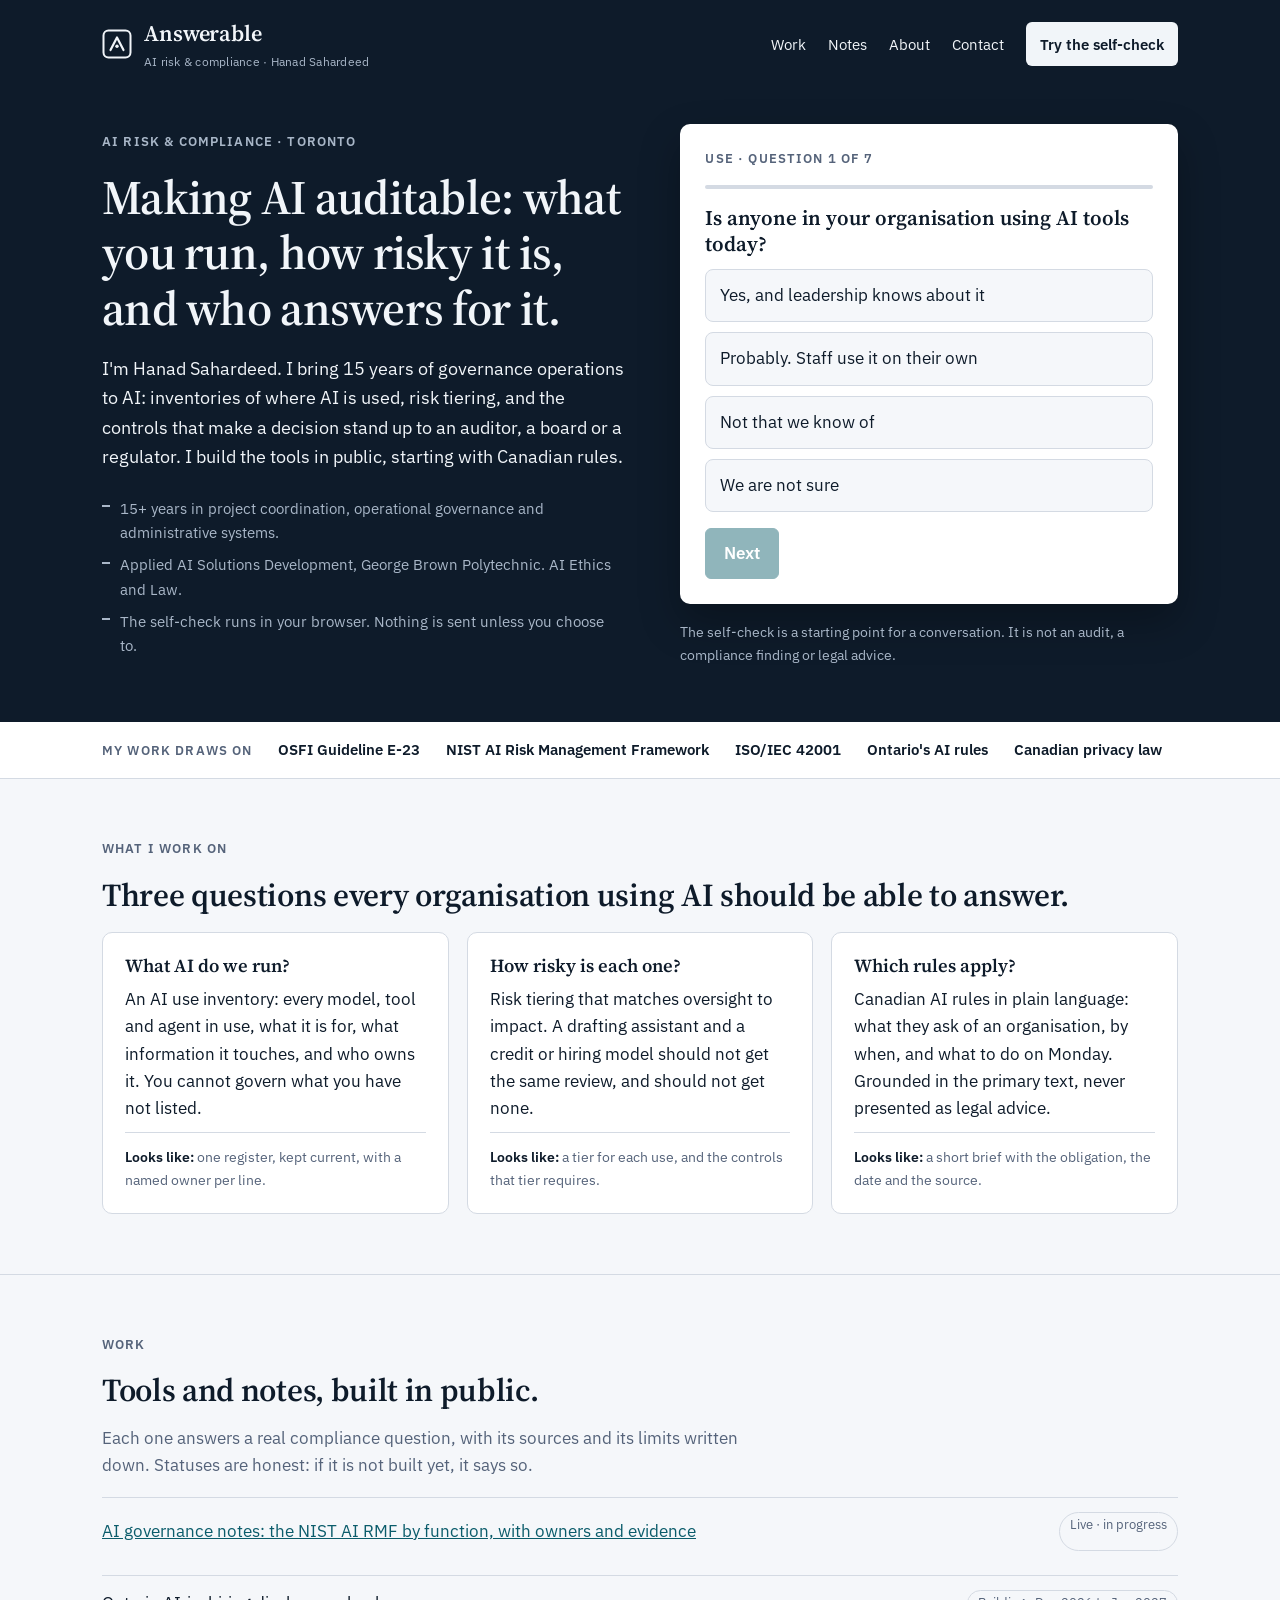
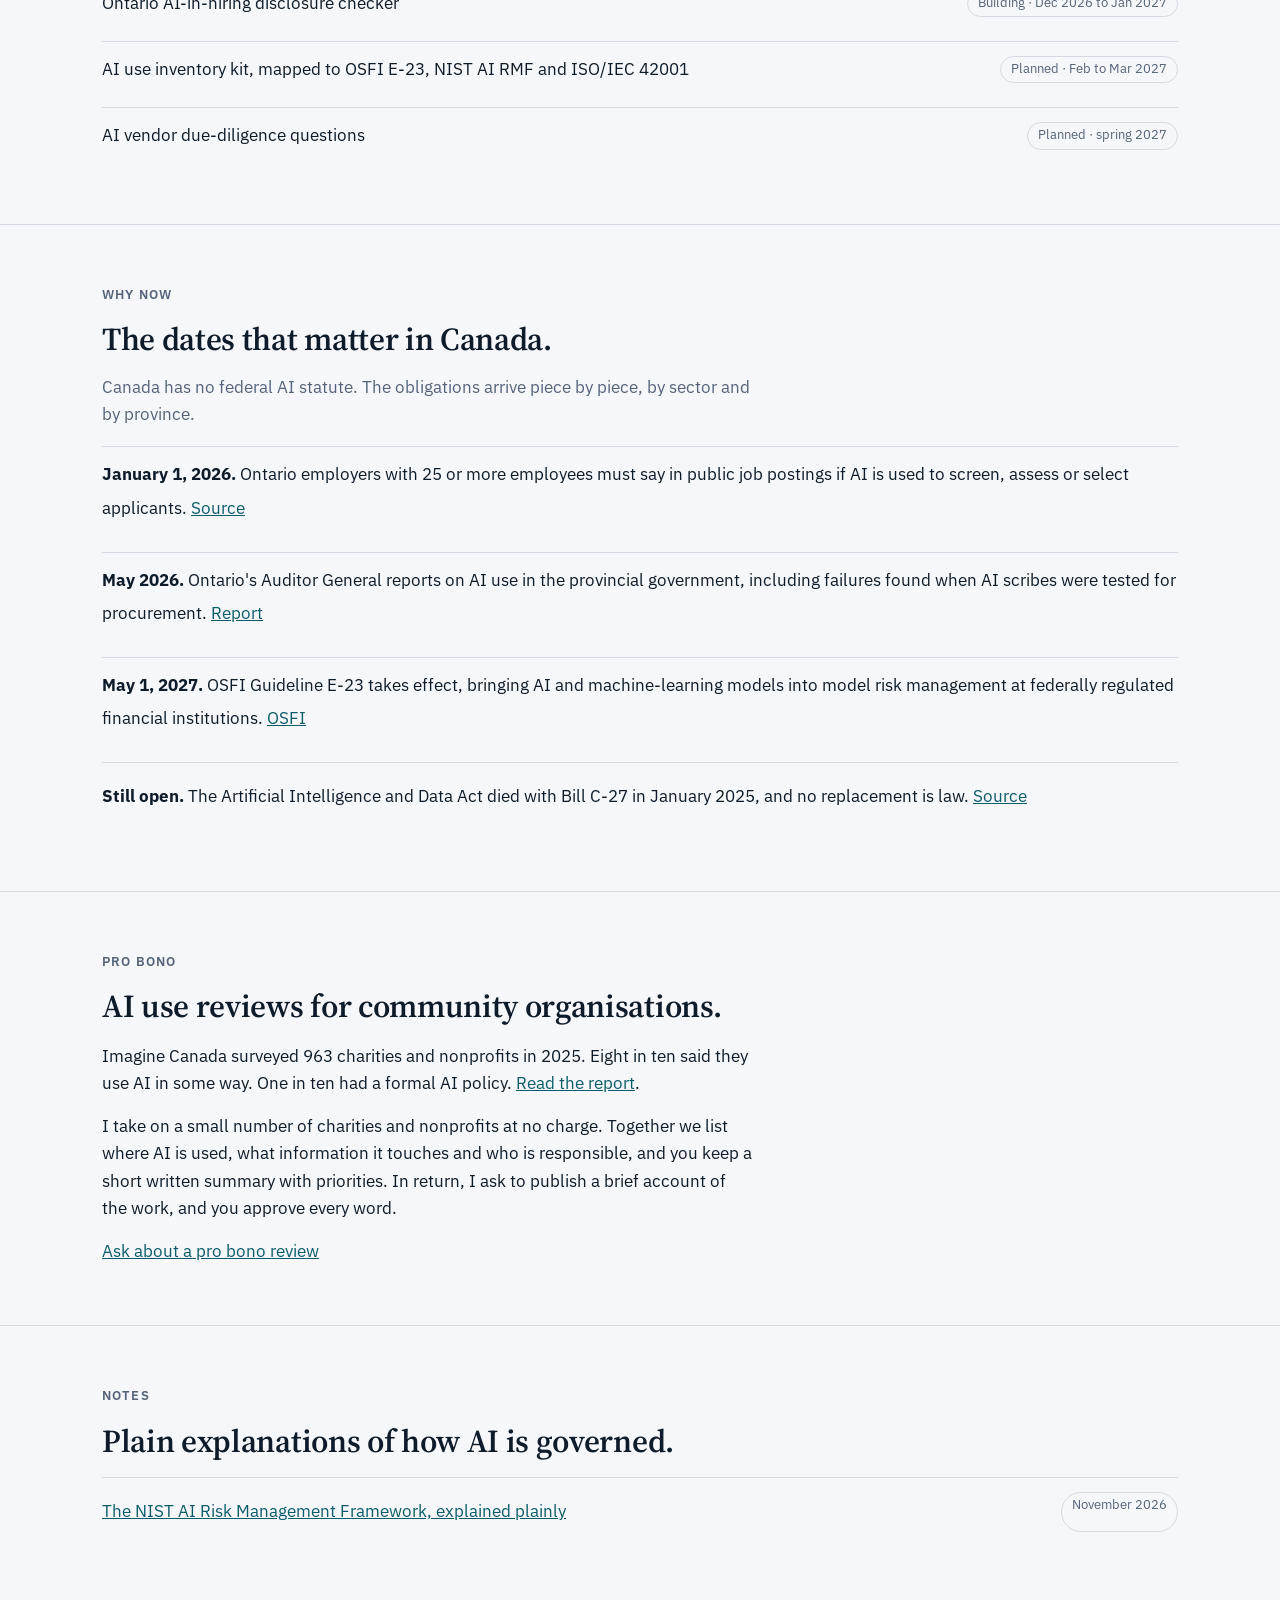
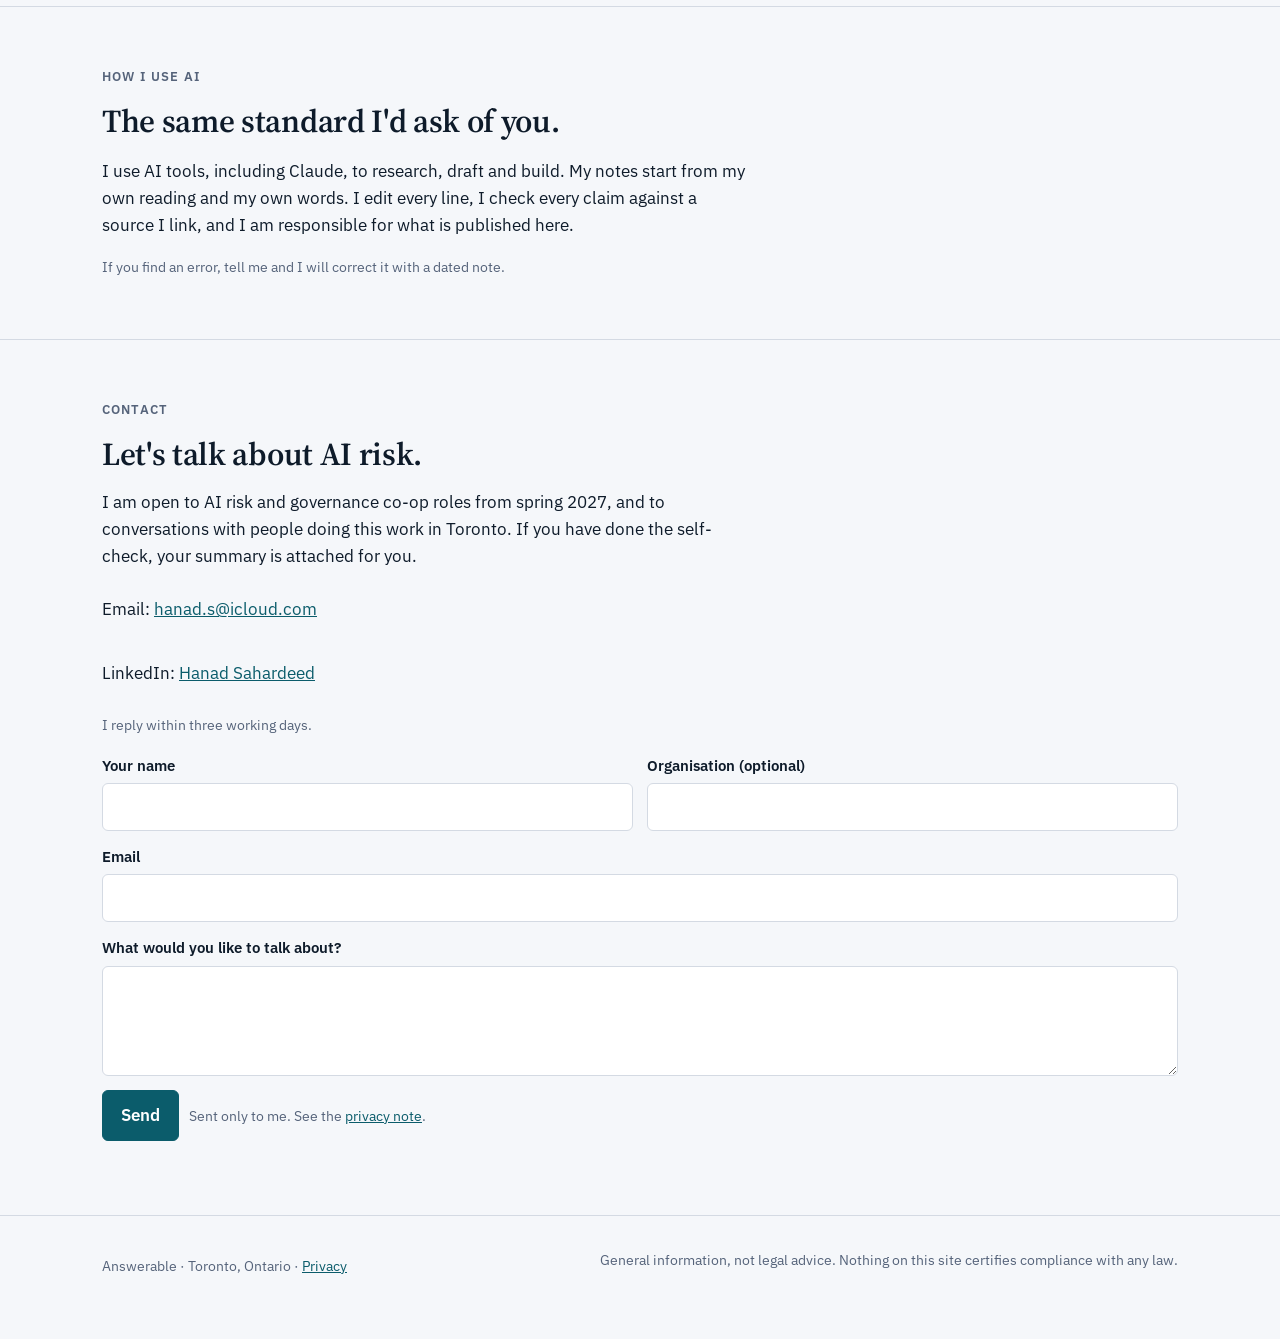
<file: site/index.html>
<!DOCTYPE html>
<html lang="en-CA">
<head>
<meta charset="utf-8">
<meta name="viewport" content="width=device-width, initial-scale=1">
<title>Answerable | AI risk &amp; compliance, Hanad Sahardeed</title>
<meta name="description" content="Hanad Sahardeed works on AI risk and compliance in Toronto: AI use inventories, risk tiering and controls, and plain-language notes on Canadian AI rules. Start with a three-minute self-check.">
<link rel="preconnect" href="https://fonts.googleapis.com">
<link href="https://fonts.googleapis.com/css2?family=IBM+Plex+Sans:wght@400;600&family=Source+Serif+4:opsz,wght@8..60,600&display=swap" rel="stylesheet">
<link rel="stylesheet" href="site.css">
</head>
<body id="top">
<header class="top"><div class="wrap bar">
  <a class="brand" href="#top"><svg width="30" height="30" viewBox="0 0 30 30" aria-hidden="true"><rect x="1.5" y="1.5" width="27" height="27" rx="5" fill="none" stroke="currentColor" stroke-width="2"/><path d="M8.5 21 15 8.5 21.5 21" fill="none" stroke="currentColor" stroke-width="2.2" stroke-linecap="round" stroke-linejoin="round"/><circle cx="15" cy="17.2" r="1.7" fill="currentColor"/></svg><span><span data-site="name">Answerable</span><small data-site="tagline">AI risk &amp; compliance · Hanad Sahardeed</small></span></a>
  <nav aria-label="Sections"><a href="#work">Work</a><a href="#notes">Notes</a><a href="about.html">About</a><a href="#contact">Contact</a><a class="cta" href="#check">Try the self-check</a></nav>
</div></header>
<main>
<div class="hero" id="check"><div class="wrap">
  <div class="pitch">
    <p class="eyebrow">AI risk &amp; compliance · Toronto</p>
    <h1>Making AI auditable: what you run, how risky it is, and who answers for it.</h1>
    <p class="lede">I'm <span data-site="person">Hanad Sahardeed</span>. I bring 15 years of governance operations to AI: inventories of where AI is used, risk tiering, and the controls that make a decision stand up to an auditor, a board or a regulator. I build the tools in public, starting with Canadian rules.</p>
    <ul class="facts">
      <li>15+ years in project coordination, operational governance and administrative systems.</li>
      <li>Applied AI Solutions Development, George Brown Polytechnic. AI Ethics and Law.</li>
      <li>The self-check runs in your browser. Nothing is sent unless you choose to.</li>
    </ul>
  </div>
  <div class="stack">
    <div class="card" id="tool" aria-live="polite"></div>
    <p class="muted small">The self-check is a starting point for a conversation. It is not an audit, a compliance finding or legal advice.</p>
  </div>
</div></div>

<div class="strip"><div class="wrap">
  <span class="eyebrow">My work draws on</span>
  <span>OSFI Guideline E-23</span><span>NIST AI Risk Management Framework</span><span>ISO/IEC 42001</span><span>Ontario's AI rules</span><span>Canadian privacy law</span>
</div></div>

<section id="focus"><div class="wrap">
  <p class="eyebrow">What I work on</p>
  <h2>Three questions every organisation using AI should be able to answer.</h2>
  <div class="services">
    <div class="service"><h3>What AI do we run?</h3><p>An AI use inventory: every model, tool and agent in use, what it is for, what information it touches, and who owns it. You cannot govern what you have not listed.</p><p class="out"><strong>Looks like:</strong> one register, kept current, with a named owner per line.</p></div>
    <div class="service"><h3>How risky is each one?</h3><p>Risk tiering that matches oversight to impact. A drafting assistant and a credit or hiring model should not get the same review, and should not get none.</p><p class="out"><strong>Looks like:</strong> a tier for each use, and the controls that tier requires.</p></div>
    <div class="service"><h3>Which rules apply?</h3><p>Canadian AI rules in plain language: what they ask of an organisation, by when, and what to do on Monday. Grounded in the primary text, never presented as legal advice.</p><p class="out"><strong>Looks like:</strong> a short brief with the obligation, the date and the source.</p></div>
  </div>
</div></section>

<section id="work"><div class="wrap split">
  <div class="stack"><p class="eyebrow">Work</p><h2>Tools and notes, built in public.</h2><p class="muted">Each one answers a real compliance question, with its sources and its limits written down. Statuses are honest: if it is not built yet, it says so.</p></div>
  <ul class="plain notes">
    <li><a href="https://github.com/hanad-sd/ai-governance">AI governance notes: the NIST AI RMF by function, with owners and evidence</a><span class="status">Live · in progress</span></li>
    <li><span>Ontario AI-in-hiring disclosure checker</span><span class="status">Building · Dec 2026 to Jan 2027</span></li>
    <li><span>AI use inventory kit, mapped to OSFI E-23, NIST AI RMF and ISO/IEC 42001</span><span class="status">Planned · Feb to Mar 2027</span></li>
    <li><span>AI vendor due-diligence questions</span><span class="status">Planned · spring 2027</span></li>
  </ul>
</div></section>

<section id="why"><div class="wrap split">
  <div class="stack"><p class="eyebrow">Why now</p><h2>The dates that matter in Canada.</h2><p class="muted">Canada has no federal AI statute. The obligations arrive piece by piece, by sector and by province.</p></div>
  <ul class="plain notes">
    <li><span><strong>January 1, 2026.</strong> Ontario employers with 25 or more employees must say in public job postings if AI is used to screen, assess or select applicants. <a href="https://www.osler.com/en/insights/blogs/employment-and-labour-law-blog/ai-in-hiring-ontario-employers-grappling-with-new-job-posting-disclosure-requirement/">Source</a></span></li>
    <li><span><strong>May 2026.</strong> Ontario's Auditor General reports on AI use in the provincial government, including failures found when AI scribes were tested for procurement. <a href="https://www.auditor.on.ca/en/content/specialreports/specialreports/en26/2026_AI_EN.pdf">Report</a></span></li>
    <li><span><strong>May 1, 2027.</strong> OSFI Guideline E-23 takes effect, bringing AI and machine-learning models into model risk management at federally regulated financial institutions. <a href="https://www.osfi-bsif.gc.ca/en/guidance/guidance-library/guideline-e-23-model-risk-management-2027-letter">OSFI</a></span></li>
    <li><span><strong>Still open.</strong> The Artificial Intelligence and Data Act died with Bill C-27 in January 2025, and no replacement is law. <a href="https://blg.com/en/insights/2026/03/a-turning-point-for-ai-in-canada-in-2026">Source</a></span></li>
  </ul>
</div></section>

<section id="probono"><div class="wrap split">
  <div class="stack"><p class="eyebrow">Pro bono</p><h2>AI use reviews for community organisations.</h2></div>
  <div class="stack">
    <p>Imagine Canada surveyed 963 charities and nonprofits in 2025. Eight in ten said they use AI in some way. One in ten had a formal AI policy. <a href="https://imaginecanada.ca/en/research/ai-report">Read the report</a>.</p>
    <p>I take on a small number of charities and nonprofits at no charge. Together we list where AI is used, what information it touches and who is responsible, and you keep a short written summary with priorities. In return, I ask to publish a brief account of the work, and you approve every word.</p>
    <p><a href="#contact">Ask about a pro bono review</a></p>
  </div>
</div></section>

<section id="notes"><div class="wrap split">
  <div class="stack"><p class="eyebrow">Notes</p><h2>Plain explanations of how AI is governed.</h2></div>
  <ul class="plain notes">
    <li><a href="nist-ai-rmf.html">The NIST AI Risk Management Framework, explained plainly</a><span class="status">November 2026</span></li>
  </ul>
</div></section>

<section id="ai-use"><div class="wrap split">
  <div class="stack"><p class="eyebrow">How I use AI</p><h2>The same standard I'd ask of you.</h2></div>
  <div class="stack">
    <p>I use AI tools, including Claude, to research, draft and build. My notes start from my own reading and my own words. I edit every line, I check every claim against a source I link, and I am responsible for what is published here.</p>
    <p class="muted small">If you find an error, tell me and I will correct it with a dated note.</p>
  </div>
</div></section>

<section id="contact"><div class="wrap split">
  <div class="stack">
    <p class="eyebrow">Contact</p>
    <h2>Let's talk about AI risk.</h2>
    <p>I am open to AI risk and governance co-op roles from spring 2027, and to conversations with people doing this work in Toronto. If you have done the self-check, your summary is attached for you.</p>
    <p>Email: <a data-site="email" data-site-href="email" href="mailto:hanad.s@icloud.com">hanad.s@icloud.com</a></p>
    <p>LinkedIn: <a data-site-href="linkedin" href="https://www.linkedin.com/in/hanads/">Hanad Sahardeed</a></p>
    <p data-site-row="phone" hidden>Phone: <span data-site="phone"></span></p>
    <p class="muted small">I reply within <span data-site="replyTime">three working days</span>.</p>
  </div>
  <div class="stack">
    <form class="contact" name="contact" method="POST" data-netlify="true" netlify-honeypot="website" id="contact-form">
      <input type="hidden" name="form-name" value="contact">
      <p hidden><label>Leave this empty <input name="website"></label></p>
      <label class="field">Your name<input type="text" name="name" id="f-name" required autocomplete="name"></label>
      <label class="field">Organisation (optional)<input type="text" name="organisation" id="f-org" autocomplete="organization"></label>
      <label class="field full">Email<input type="email" name="email" id="f-email" required autocomplete="email"></label>
      <label class="field full">What would you like to talk about?<textarea name="message" id="f-message"></textarea></label>
      <label class="field full" id="summary-row" hidden>Your self-check summary<textarea name="summary" id="f-summary" readonly></textarea></label>
      <div class="full row"><button type="submit" id="f-send">Send</button><span class="muted small">Sent only to me. See the <a href="privacy.html">privacy note</a>.</span></div>
      <div class="full" id="form-note" role="status"></div>
    </form>
  </div>
</div></section>
</main>
<footer><div class="wrap">
  <span><span data-site="name">Answerable</span> · <span data-site="address">Toronto, Ontario</span> · <a href="privacy.html">Privacy</a></span>
  <span>General information, not legal advice. Nothing on this site certifies compliance with any law.</span>
</div></footer>
<script src="site-details.js"></script>
<script src="check.js"></script>
<script>
(function(){
  var f=document.getElementById("contact-form"),note=document.getElementById("form-note"),btn=document.getElementById("f-send");
  f.addEventListener("submit",function(e){
    e.preventDefault();
    var email=(window.SITE&&window.SITE.email)||"hanad.s@icloud.com";
    function fail(){btn.disabled=false;note.textContent="This could not be sent from here. Please email "+email+" and paste your summary into the message.";}
    btn.disabled=true;note.textContent="Sending.";
    try{
      fetch("/",{method:"POST",headers:{"Content-Type":"application/x-www-form-urlencoded"},body:new URLSearchParams(new FormData(f)).toString()})
        .then(function(r){if(!r.ok)return fail();f.reset();document.getElementById("summary-row").hidden=true;btn.disabled=false;
          note.textContent="Sent. You will hear back within "+((window.SITE&&window.SITE.replyTime)||"three working days")+".";},fail);
    }catch(err){fail()}
  });
})();
</script>
</body>
</html>
</file>
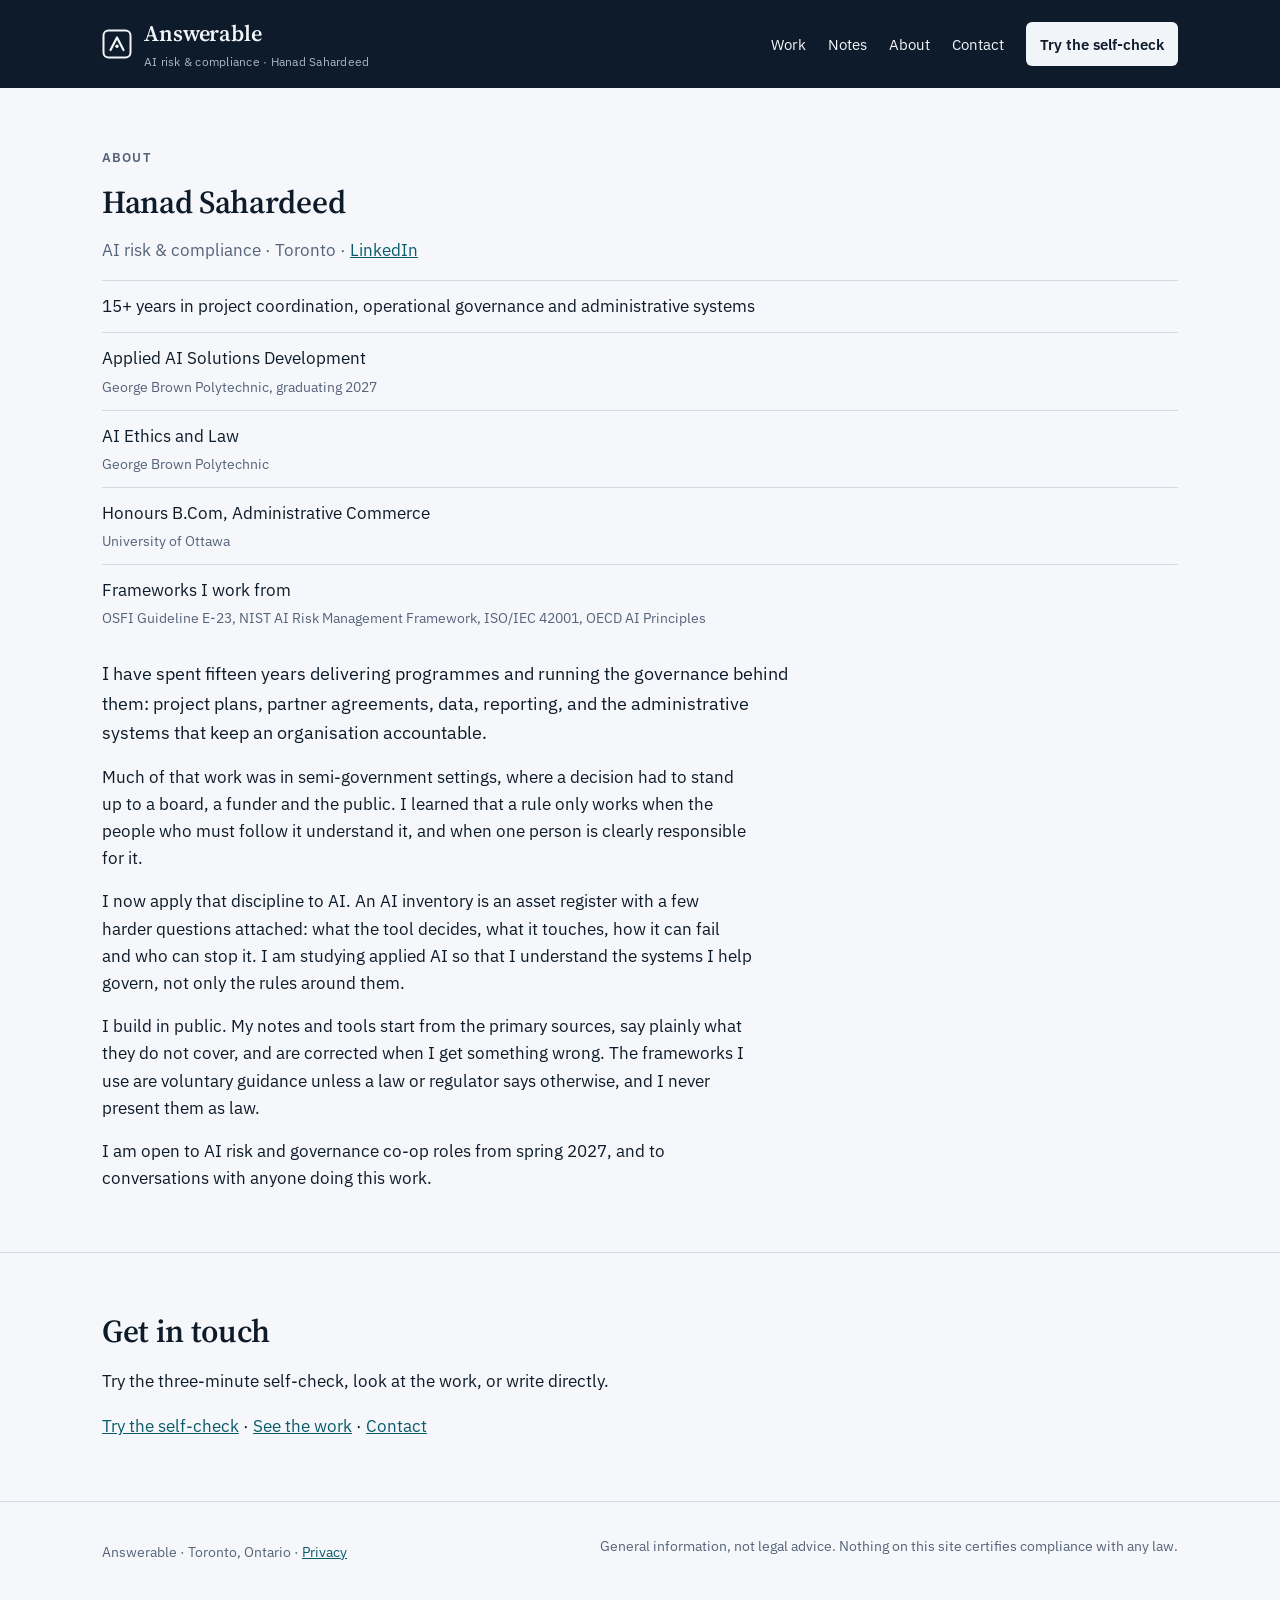
<file: site/about.html>
<!DOCTYPE html>
<html lang="en-CA">
<head>
<meta charset="utf-8">
<meta name="viewport" content="width=device-width, initial-scale=1">
<title>About | Answerable</title>
<link rel="preconnect" href="https://fonts.googleapis.com">
<link href="https://fonts.googleapis.com/css2?family=IBM+Plex+Sans:wght@400;600&family=Source+Serif+4:opsz,wght@8..60,600&display=swap" rel="stylesheet">
<link rel="stylesheet" href="site.css">
</head>
<body>
<header class="top"><div class="wrap bar">
  <a class="brand" href="index.html"><svg width="30" height="30" viewBox="0 0 30 30" aria-hidden="true"><rect x="1.5" y="1.5" width="27" height="27" rx="5" fill="none" stroke="currentColor" stroke-width="2"/><path d="M8.5 21 15 8.5 21.5 21" fill="none" stroke="currentColor" stroke-width="2.2" stroke-linecap="round" stroke-linejoin="round"/><circle cx="15" cy="17.2" r="1.7" fill="currentColor"/></svg><span><span data-site="name">Answerable</span><small data-site="tagline">AI risk &amp; compliance · Hanad Sahardeed</small></span></a>
  <nav aria-label="Sections"><a href="index.html#work">Work</a><a href="index.html#notes">Notes</a><a href="about.html">About</a><a href="index.html#contact">Contact</a><a class="cta" href="index.html#check">Try the self-check</a></nav>
</div></header>
<main>
<section id="about" style="border-top:0"><div class="wrap split">
  <div class="stack">
    <p class="eyebrow">About</p>
    <h2><span data-site="person">Hanad Sahardeed</span></h2>
    <p class="muted">AI risk &amp; compliance · Toronto · <a data-site-href="linkedin" href="https://www.linkedin.com/in/hanads/">LinkedIn</a></p>
    <ul class="creds">
      <li>15+ years in project coordination, operational governance and administrative systems</li>
      <li>Applied AI Solutions Development<span>George Brown Polytechnic, graduating 2027</span></li>
      <li>AI Ethics and Law<span>George Brown Polytechnic</span></li>
      <li>Honours B.Com, Administrative Commerce<span>University of Ottawa</span></li>
      <li>Frameworks I work from<span>OSFI Guideline E-23, NIST AI Risk Management Framework, ISO/IEC 42001, OECD AI Principles</span></li>
    </ul>
  </div>
  <div class="stack">
    <p class="lede">I have spent fifteen years delivering programmes and running the governance behind them: project plans, partner agreements, data, reporting, and the administrative systems that keep an organisation accountable.</p>
    <p>Much of that work was in semi-government settings, where a decision had to stand up to a board, a funder and the public. I learned that a rule only works when the people who must follow it understand it, and when one person is clearly responsible for it.</p>
    <p>I now apply that discipline to AI. An AI inventory is an asset register with a few harder questions attached: what the tool decides, what it touches, how it can fail and who can stop it. I am studying applied AI so that I understand the systems I help govern, not only the rules around them.</p>
    <p>I build in public. My notes and tools start from the primary sources, say plainly what they do not cover, and are corrected when I get something wrong. The frameworks I use are voluntary guidance unless a law or regulator says otherwise, and I never present them as law.</p>
    <p>I am open to AI risk and governance co-op roles from spring 2027, and to conversations with anyone doing this work.</p>
  </div>
</div></section>
<section><div class="wrap">
  <h2>Get in touch</h2>
  <p>Try the three-minute self-check, look at the work, or write directly.</p>
  <p><a href="index.html#check">Try the self-check</a> · <a href="index.html#work">See the work</a> · <a href="index.html#contact">Contact</a></p>
</div></section>
</main>
<footer><div class="wrap">
  <span><span data-site="name">Answerable</span> · <span data-site="address">Toronto, Ontario</span> · <a href="privacy.html">Privacy</a></span>
  <span>General information, not legal advice. Nothing on this site certifies compliance with any law.</span>
</div></footer>
<script src="site-details.js"></script>
</body>
</html>
</file>
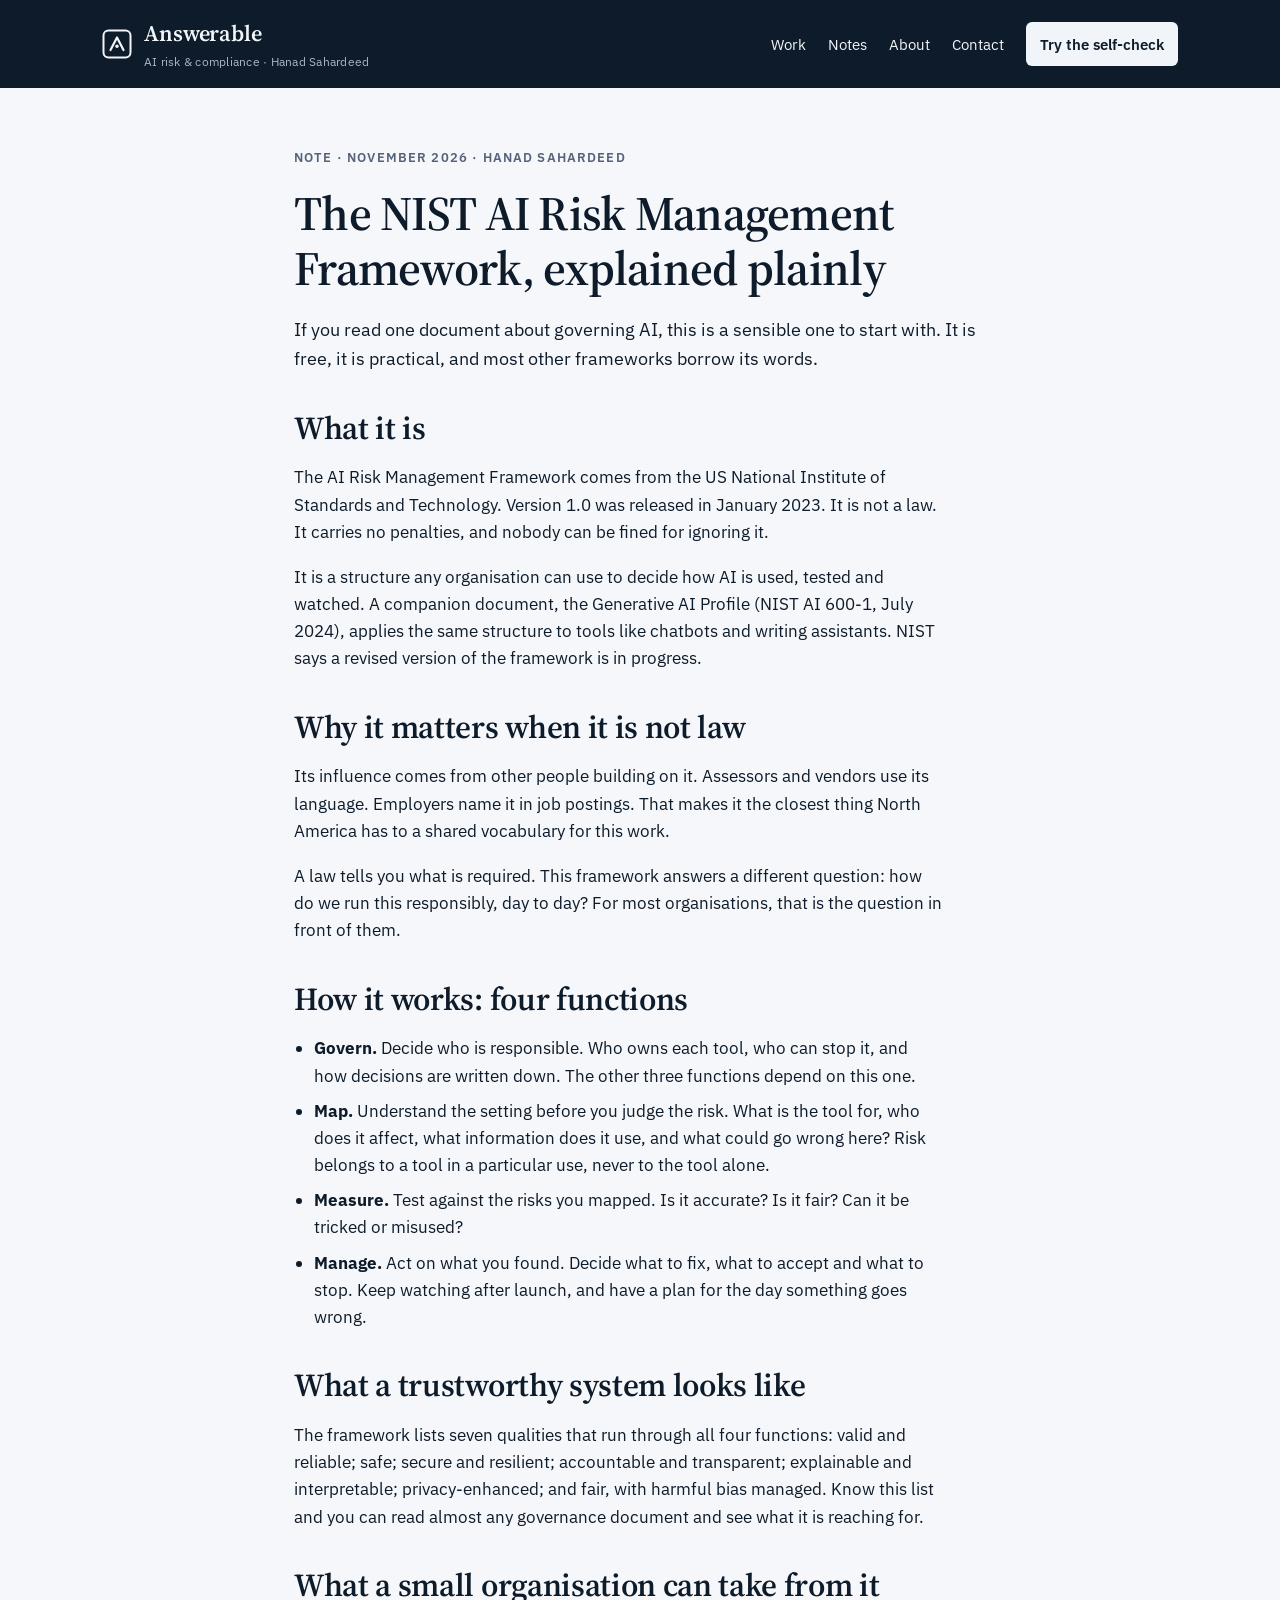
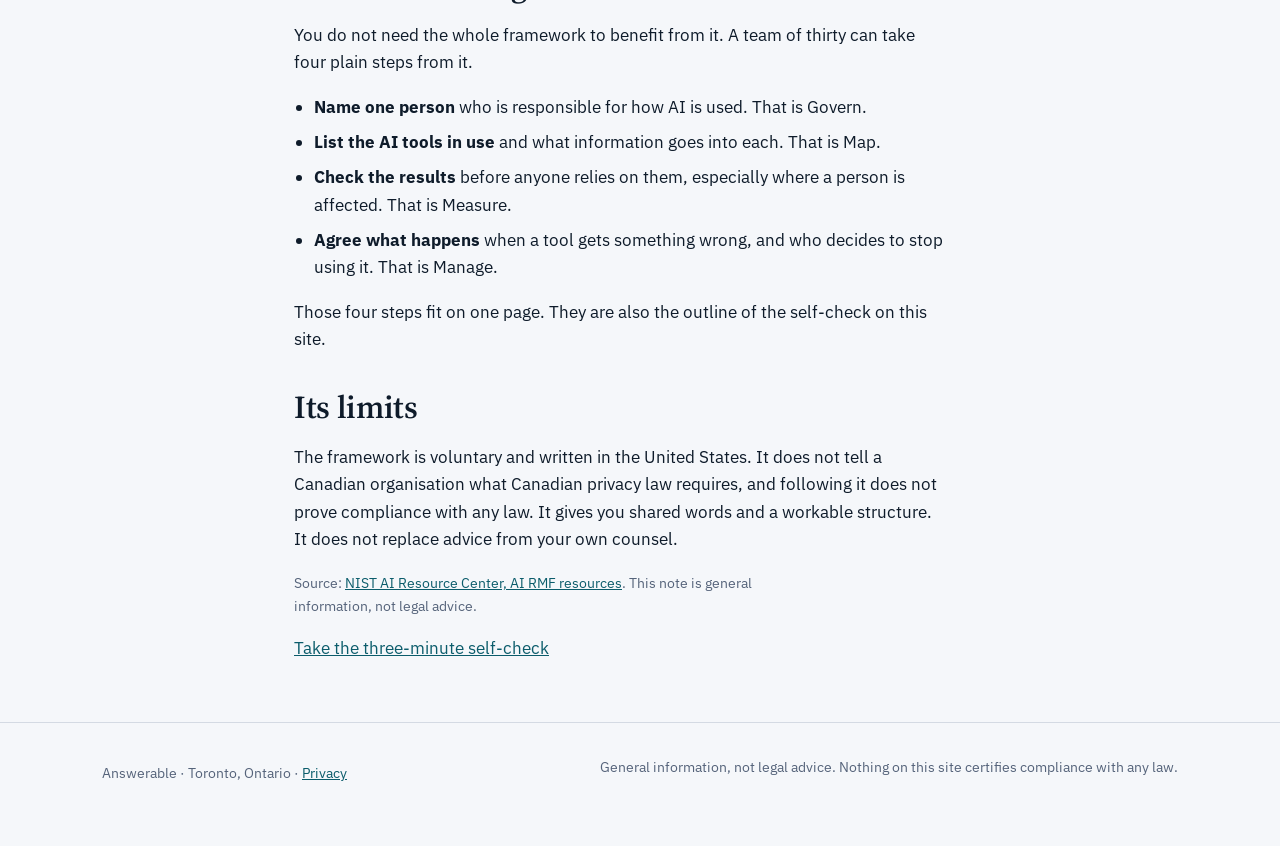
<file: site/nist-ai-rmf.html>
<!DOCTYPE html>
<html lang="en-CA">
<head>
<meta charset="utf-8">
<meta name="viewport" content="width=device-width, initial-scale=1">
<title>The NIST AI Risk Management Framework, explained plainly | Answerable</title>
<meta name="description" content="What the NIST AI Risk Management Framework is, how its four functions work, and what a small organisation can take from it.">
<link rel="preconnect" href="https://fonts.googleapis.com">
<link href="https://fonts.googleapis.com/css2?family=IBM+Plex+Sans:wght@400;600&family=Source+Serif+4:opsz,wght@8..60,600&display=swap" rel="stylesheet">
<link rel="stylesheet" href="site.css">
</head>
<body>
<header class="top"><div class="wrap bar">
  <a class="brand" href="index.html"><svg width="30" height="30" viewBox="0 0 30 30" aria-hidden="true"><rect x="1.5" y="1.5" width="27" height="27" rx="5" fill="none" stroke="currentColor" stroke-width="2"/><path d="M8.5 21 15 8.5 21.5 21" fill="none" stroke="currentColor" stroke-width="2.2" stroke-linecap="round" stroke-linejoin="round"/><circle cx="15" cy="17.2" r="1.7" fill="currentColor"/></svg><span><span data-site="name">Answerable</span><small data-site="tagline">AI risk &amp; compliance · Hanad Sahardeed</small></span></a>
  <nav aria-label="Sections"><a href="index.html#work">Work</a><a href="index.html#notes">Notes</a><a href="about.html">About</a><a href="index.html#contact">Contact</a><a class="cta" href="index.html#check">Try the self-check</a></nav>
</div></header>
<main>
<section class="note"><div class="wrap">
  <p class="eyebrow">Note · November 2026 · <span data-site="person">Hanad Sahardeed</span></p>
  <h1>The NIST AI Risk Management Framework, explained plainly</h1>
  <p class="lede">If you read one document about governing AI, this is a sensible one to start with. It is free, it is practical, and most other frameworks borrow its words.</p>

  <h2>What it is</h2>
  <p>The AI Risk Management Framework comes from the US National Institute of Standards and Technology. Version 1.0 was released in January 2023. It is not a law. It carries no penalties, and nobody can be fined for ignoring it.</p>
  <p>It is a structure any organisation can use to decide how AI is used, tested and watched. A companion document, the Generative AI Profile (NIST AI 600-1, July 2024), applies the same structure to tools like chatbots and writing assistants. NIST says a revised version of the framework is in progress.</p>

  <h2>Why it matters when it is not law</h2>
  <p>Its influence comes from other people building on it. Assessors and vendors use its language. Employers name it in job postings. That makes it the closest thing North America has to a shared vocabulary for this work.</p>
  <p>A law tells you what is required. This framework answers a different question: how do we run this responsibly, day to day? For most organisations, that is the question in front of them.</p>

  <h2>How it works: four functions</h2>
  <ul>
    <li><strong>Govern.</strong> Decide who is responsible. Who owns each tool, who can stop it, and how decisions are written down. The other three functions depend on this one.</li>
    <li><strong>Map.</strong> Understand the setting before you judge the risk. What is the tool for, who does it affect, what information does it use, and what could go wrong here? Risk belongs to a tool in a particular use, never to the tool alone.</li>
    <li><strong>Measure.</strong> Test against the risks you mapped. Is it accurate? Is it fair? Can it be tricked or misused?</li>
    <li><strong>Manage.</strong> Act on what you found. Decide what to fix, what to accept and what to stop. Keep watching after launch, and have a plan for the day something goes wrong.</li>
  </ul>

  <h2>What a trustworthy system looks like</h2>
  <p>The framework lists seven qualities that run through all four functions: valid and reliable; safe; secure and resilient; accountable and transparent; explainable and interpretable; privacy-enhanced; and fair, with harmful bias managed. Know this list and you can read almost any governance document and see what it is reaching for.</p>

  <h2>What a small organisation can take from it</h2>
  <p>You do not need the whole framework to benefit from it. A team of thirty can take four plain steps from it.</p>
  <ul>
    <li><strong>Name one person</strong> who is responsible for how AI is used. That is Govern.</li>
    <li><strong>List the AI tools in use</strong> and what information goes into each. That is Map.</li>
    <li><strong>Check the results</strong> before anyone relies on them, especially where a person is affected. That is Measure.</li>
    <li><strong>Agree what happens</strong> when a tool gets something wrong, and who decides to stop using it. That is Manage.</li>
  </ul>
  <p>Those four steps fit on one page. They are also the outline of the self-check on this site.</p>

  <h2>Its limits</h2>
  <p>The framework is voluntary and written in the United States. It does not tell a Canadian organisation what Canadian privacy law requires, and following it does not prove compliance with any law. It gives you shared words and a workable structure. It does not replace advice from your own counsel.</p>

  <p class="small muted">Source: <a href="https://airc.nist.gov/airmf-resources/">NIST AI Resource Center, AI RMF resources</a>. This note is general information, not legal advice.</p>
  <p class="back"><a href="index.html#check">Take the three-minute self-check</a></p>
</div></section>
</main>
<footer><div class="wrap">
  <span><span data-site="name">Answerable</span> · <span data-site="address">Toronto, Ontario</span> · <a href="privacy.html">Privacy</a></span>
  <span>General information, not legal advice. Nothing on this site certifies compliance with any law.</span>
</div></footer>
<script src="site-details.js"></script>
</body>
</html>
</file>
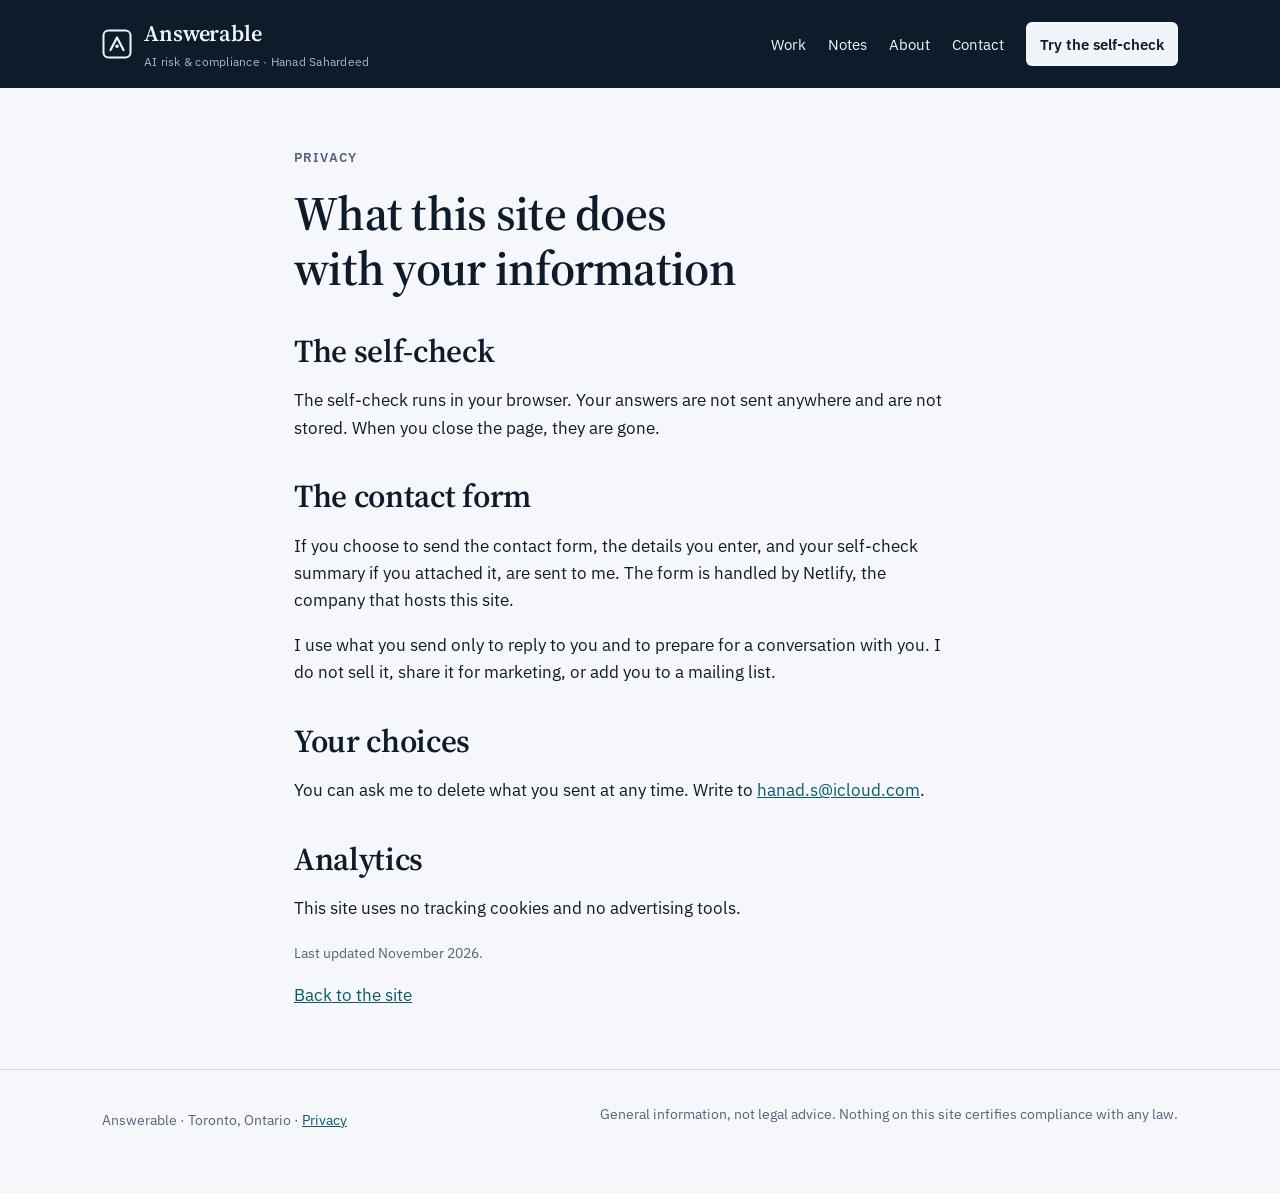
<file: site/privacy.html>
<!DOCTYPE html>
<html lang="en-CA">
<head>
<meta charset="utf-8">
<meta name="viewport" content="width=device-width, initial-scale=1">
<title>Privacy | Answerable</title>
<link rel="preconnect" href="https://fonts.googleapis.com">
<link href="https://fonts.googleapis.com/css2?family=IBM+Plex+Sans:wght@400;600&family=Source+Serif+4:opsz,wght@8..60,600&display=swap" rel="stylesheet">
<link rel="stylesheet" href="site.css">
</head>
<body>
<header class="top"><div class="wrap bar">
  <a class="brand" href="index.html"><svg width="30" height="30" viewBox="0 0 30 30" aria-hidden="true"><rect x="1.5" y="1.5" width="27" height="27" rx="5" fill="none" stroke="currentColor" stroke-width="2"/><path d="M8.5 21 15 8.5 21.5 21" fill="none" stroke="currentColor" stroke-width="2.2" stroke-linecap="round" stroke-linejoin="round"/><circle cx="15" cy="17.2" r="1.7" fill="currentColor"/></svg><span><span data-site="name">Answerable</span><small data-site="tagline">AI risk &amp; compliance · Hanad Sahardeed</small></span></a>
  <nav aria-label="Sections"><a href="index.html#work">Work</a><a href="index.html#notes">Notes</a><a href="about.html">About</a><a href="index.html#contact">Contact</a><a class="cta" href="index.html#check">Try the self-check</a></nav>
</div></header>
<main>
<section class="note"><div class="wrap">
  <p class="eyebrow">Privacy</p>
  <h1>What this site does with your information</h1>
  <h2>The self-check</h2>
  <p>The self-check runs in your browser. Your answers are not sent anywhere and are not stored. When you close the page, they are gone.</p>
  <h2>The contact form</h2>
  <p>If you choose to send the contact form, the details you enter, and your self-check summary if you attached it, are sent to me. The form is handled by Netlify, the company that hosts this site.</p>
  <p>I use what you send only to reply to you and to prepare for a conversation with you. I do not sell it, share it for marketing, or add you to a mailing list.</p>
  <h2>Your choices</h2>
  <p>You can ask me to delete what you sent at any time. Write to <a data-site="email" data-site-href="email" href="mailto:hanad.s@icloud.com">hanad.s@icloud.com</a>.</p>
  <h2>Analytics</h2>
  <p>This site uses no tracking cookies and no advertising tools.</p>
  <p class="small muted">Last updated November 2026.</p>
  <p><a href="index.html">Back to the site</a></p>
</div></section>
</main>
<footer><div class="wrap">
  <span><span data-site="name">Answerable</span> · <span data-site="address">Toronto, Ontario</span> · <a href="privacy.html">Privacy</a></span>
  <span>General information, not legal advice. Nothing on this site certifies compliance with any law.</span>
</div></footer>
<script src="site-details.js"></script>
</body>
</html>
</file>
<file: site/site.css>
/* Layout idea: a dark band carries the question and the working tool side by side; everything after is a calm, wide page with one reading measure. */
:root{
  --paper:#F5F7FA; --surface:#FFFFFF; --ink:#0E1B2A; --muted:#55637A;
  --accent:#0B5C6B; --accent-ink:#FFFFFF; --line:#D4DAE3;
  --band:#0E1B2A; --band-ink:#F1F5F9; --band-muted:#A9B7C8;
  --display:"Source Serif 4",Georgia,"Times New Roman",serif;
  --body:"IBM Plex Sans",system-ui,-apple-system,"Segoe UI",sans-serif;
}
@media (prefers-color-scheme: dark){
  :root:not([data-theme="light"]){
    --paper:#0B131C; --surface:#131F2C; --ink:#E6ECF2; --muted:#9BA9BA;
    --accent:#62C3D2; --accent-ink:#06222A; --line:#263444;
    --band:#070D14; --band-ink:#F1F5F9; --band-muted:#A9B7C8;
    color-scheme:dark;
  }
}
:root[data-theme="dark"]{
  --paper:#0B131C; --surface:#131F2C; --ink:#E6ECF2; --muted:#9BA9BA;
  --accent:#62C3D2; --accent-ink:#06222A; --line:#263444;
  --band:#070D14; --band-ink:#F1F5F9; --band-muted:#A9B7C8;
  color-scheme:dark;
}
*{box-sizing:border-box}
html{scroll-behavior:smooth}
@media (prefers-reduced-motion: reduce){html{scroll-behavior:auto}}
body{margin:0;background:var(--paper);color:var(--ink);font-family:var(--body);font-size:17px;line-height:1.6}
.wrap{max-width:70rem;margin:0 auto;padding:0 22px}
a{color:var(--accent)}
[hidden]{display:none!important}
a:focus-visible,button:focus-visible,input:focus-visible,textarea:focus-visible,.opt input:focus-visible+span{outline:3px solid var(--accent);outline-offset:3px}

/* header */
header.top{background:var(--band);color:var(--band-ink);padding:16px 0}
.bar{display:flex;flex-wrap:wrap;gap:10px 28px;align-items:center;justify-content:space-between}
.brand{display:flex;align-items:center;gap:12px;font-family:var(--display);font-weight:600;font-size:1.4rem;letter-spacing:-.005em;color:var(--band-ink);text-decoration:none}
.brand svg{flex:none}
.brand small{display:block;font-family:var(--body);font-weight:400;font-size:.78rem;color:var(--band-muted);letter-spacing:.02em}
nav{display:flex;flex-wrap:wrap;gap:6px 22px;font-size:.95rem;align-items:center}
nav a{color:var(--band-ink);text-decoration:none}
nav a:hover{text-decoration:underline}
nav a.cta{background:var(--band-ink);color:var(--band);padding:8px 14px;border-radius:6px;font-weight:600}

/* type */
h1,h2,h3{font-family:var(--display);line-height:1.15;text-wrap:balance;margin:0;font-weight:600}
h1{font-size:clamp(2rem,5.2vw,3rem);letter-spacing:-.015em}
h2{font-size:clamp(1.5rem,3.4vw,2rem);letter-spacing:-.01em}
h3{font-size:1.15rem}
p{margin:0;max-width:65ch}
.lede{font-size:1.15rem}
.muted{color:var(--muted)}
.small{font-size:.9rem}
.eyebrow,.step{font-size:.8rem;font-weight:600;text-transform:uppercase;letter-spacing:.09em;color:var(--muted)}

/* hero band */
.hero{background:var(--band);color:var(--band-ink);padding:36px 0 56px}
.hero .wrap{display:grid;grid-template-columns:1fr;gap:32px;align-items:start}
@media (min-width:900px){.hero .wrap{grid-template-columns:1.05fr 1fr;gap:56px}}
.hero .pitch{display:flex;flex-direction:column;gap:18px;padding-top:8px}
.hero .muted,.hero .eyebrow{color:var(--band-muted)}
.facts{display:flex;flex-direction:column;gap:8px;margin:6px 0 0;padding:0;list-style:none;font-size:.95rem;color:var(--band-muted)}
.facts li{padding-left:18px;position:relative}
.facts li::before{content:"";position:absolute;left:0;top:.62em;width:8px;height:2px;background:var(--band-muted)}

/* sections */
section{padding:60px 0;border-bottom:1px solid var(--line)}
section>.wrap{display:flex;flex-direction:column;gap:18px}
.split{display:grid;grid-template-columns:1fr;gap:28px}
@media (min-width:900px){.split{grid-template-columns:.8fr 1.2fr;gap:56px}}
.stack{display:flex;flex-direction:column;gap:16px}

/* cards and tool */
.card{background:var(--surface);color:var(--ink);border:1px solid var(--line);border-radius:10px;padding:24px;display:flex;flex-direction:column;gap:16px}
.hero .card{box-shadow:0 18px 40px rgba(0,0,0,.28);border-color:transparent}
.card .step{color:var(--muted)}
.track{height:4px;background:var(--line);border-radius:2px;overflow:hidden}
.track i{display:block;height:100%;background:var(--accent);width:0}
fieldset{border:0;margin:0;padding:0;display:flex;flex-direction:column;gap:10px}
legend{font-family:var(--display);font-size:1.3rem;font-weight:600;padding:0;margin-bottom:12px;line-height:1.25}
.opt{display:block;cursor:pointer}
.opt input{position:absolute;opacity:0}
.opt span{display:block;border:1px solid var(--line);border-radius:8px;padding:12px 14px;background:var(--paper)}
.opt input:checked+span{border-color:var(--accent);box-shadow:inset 0 0 0 1px var(--accent);font-weight:600}
.row{display:flex;flex-wrap:wrap;gap:10px;align-items:center}
button{font:inherit;font-weight:600;border-radius:6px;padding:11px 18px;cursor:pointer;border:1px solid var(--accent);background:var(--accent);color:var(--accent-ink)}
button.ghost{background:transparent;color:var(--ink);border-color:var(--line)}
button[disabled]{opacity:.45;cursor:not-allowed}
ul.plain{margin:0;padding:0;list-style:none;display:flex;flex-direction:column;gap:10px}
ul.heard li{padding-left:16px;border-left:3px solid var(--line)}
.path{border-left:4px solid var(--accent);padding-left:14px;display:flex;flex-direction:column;gap:8px}

/* process */
.steps{display:grid;grid-template-columns:1fr;gap:0;margin:0;padding:0;list-style:none;counter-reset:s}
@media (min-width:760px){.steps{grid-template-columns:repeat(3,1fr);gap:28px}}
.steps li{counter-increment:s;border-top:2px solid var(--ink);padding:16px 0 20px;display:flex;flex-direction:column;gap:8px}
.steps li::before{content:"0" counter(s);font-family:var(--display);font-size:1.1rem;color:var(--muted)}

/* services */
.services{display:grid;grid-template-columns:1fr;gap:18px}
@media (min-width:700px){.services{grid-template-columns:repeat(2,1fr)}}
@media (min-width:1020px){.services{grid-template-columns:repeat(3,1fr)}}
.service{background:var(--surface);border:1px solid var(--line);border-radius:10px;padding:22px;display:flex;flex-direction:column;gap:10px}
.service .out{margin-top:auto;padding-top:12px;border-top:1px solid var(--line);font-size:.9rem;color:var(--muted)}
.service .out strong{color:var(--ink);font-weight:600}
.service.feature{background:var(--band);color:var(--band-ink);border-color:var(--band)}
.service.feature p{color:var(--band-muted)}

/* about */
.creds{margin:0;padding:0;list-style:none;display:flex;flex-direction:column}
.creds li{padding:12px 0;border-top:1px solid var(--line);display:flex;flex-direction:column;gap:2px}
.creds li span{font-size:.9rem;color:var(--muted)}

/* notes */
.notes li{display:flex;flex-wrap:wrap;gap:6px 12px;justify-content:space-between;padding:14px 0;border-top:1px solid var(--line)}
.status{font-size:.82rem;color:var(--muted);border:1px solid var(--line);border-radius:999px;padding:1px 10px;white-space:nowrap}

/* form */
form.contact{display:grid;grid-template-columns:1fr;gap:14px}
@media (min-width:640px){form.contact{grid-template-columns:1fr 1fr}form.contact .full{grid-column:1/-1}}
label.field{display:flex;flex-direction:column;gap:6px;font-size:.92rem;font-weight:600}
input[type=text],input[type=email],textarea{font:inherit;color:var(--ink);background:var(--surface);border:1px solid var(--line);border-radius:6px;padding:11px 12px;width:100%}
textarea{min-height:110px;resize:vertical}
#form-note{font-size:.95rem}

/* note page */
.note .wrap{max-width:46rem}
.note h2{margin-top:18px}
.note ul{margin:0;padding-left:20px;display:flex;flex-direction:column;gap:8px;max-width:65ch}

footer{padding:32px 0 56px;font-size:.9rem;color:var(--muted)}
footer .wrap{display:flex;flex-wrap:wrap;gap:8px 28px;justify-content:space-between}
#copied{font-size:.9rem;color:var(--muted)}

.strip{background:var(--surface);border-bottom:1px solid var(--line);padding:16px 0;font-size:.92rem;color:var(--muted)}
.strip .wrap{display:flex;flex-wrap:wrap;gap:6px 26px;align-items:baseline}
.strip span:not(.eyebrow){color:var(--ink);font-weight:600}

/* phone width: nothing may push the page sideways; links get a full-size tap area */
.hero .wrap>*,.split>*,.services>*,.steps>*{min-width:0}
p,li,legend,h1,h2,h3{overflow-wrap:anywhere}
nav a{padding:10px 0;display:inline-block}
nav a.cta{padding:10px 14px}
footer a,.notes a{display:inline-block;padding:6px 0}
.service.feature a,#approach p>a:only-child,#contact p>a{display:inline-block;padding:10px 0}
</file>
